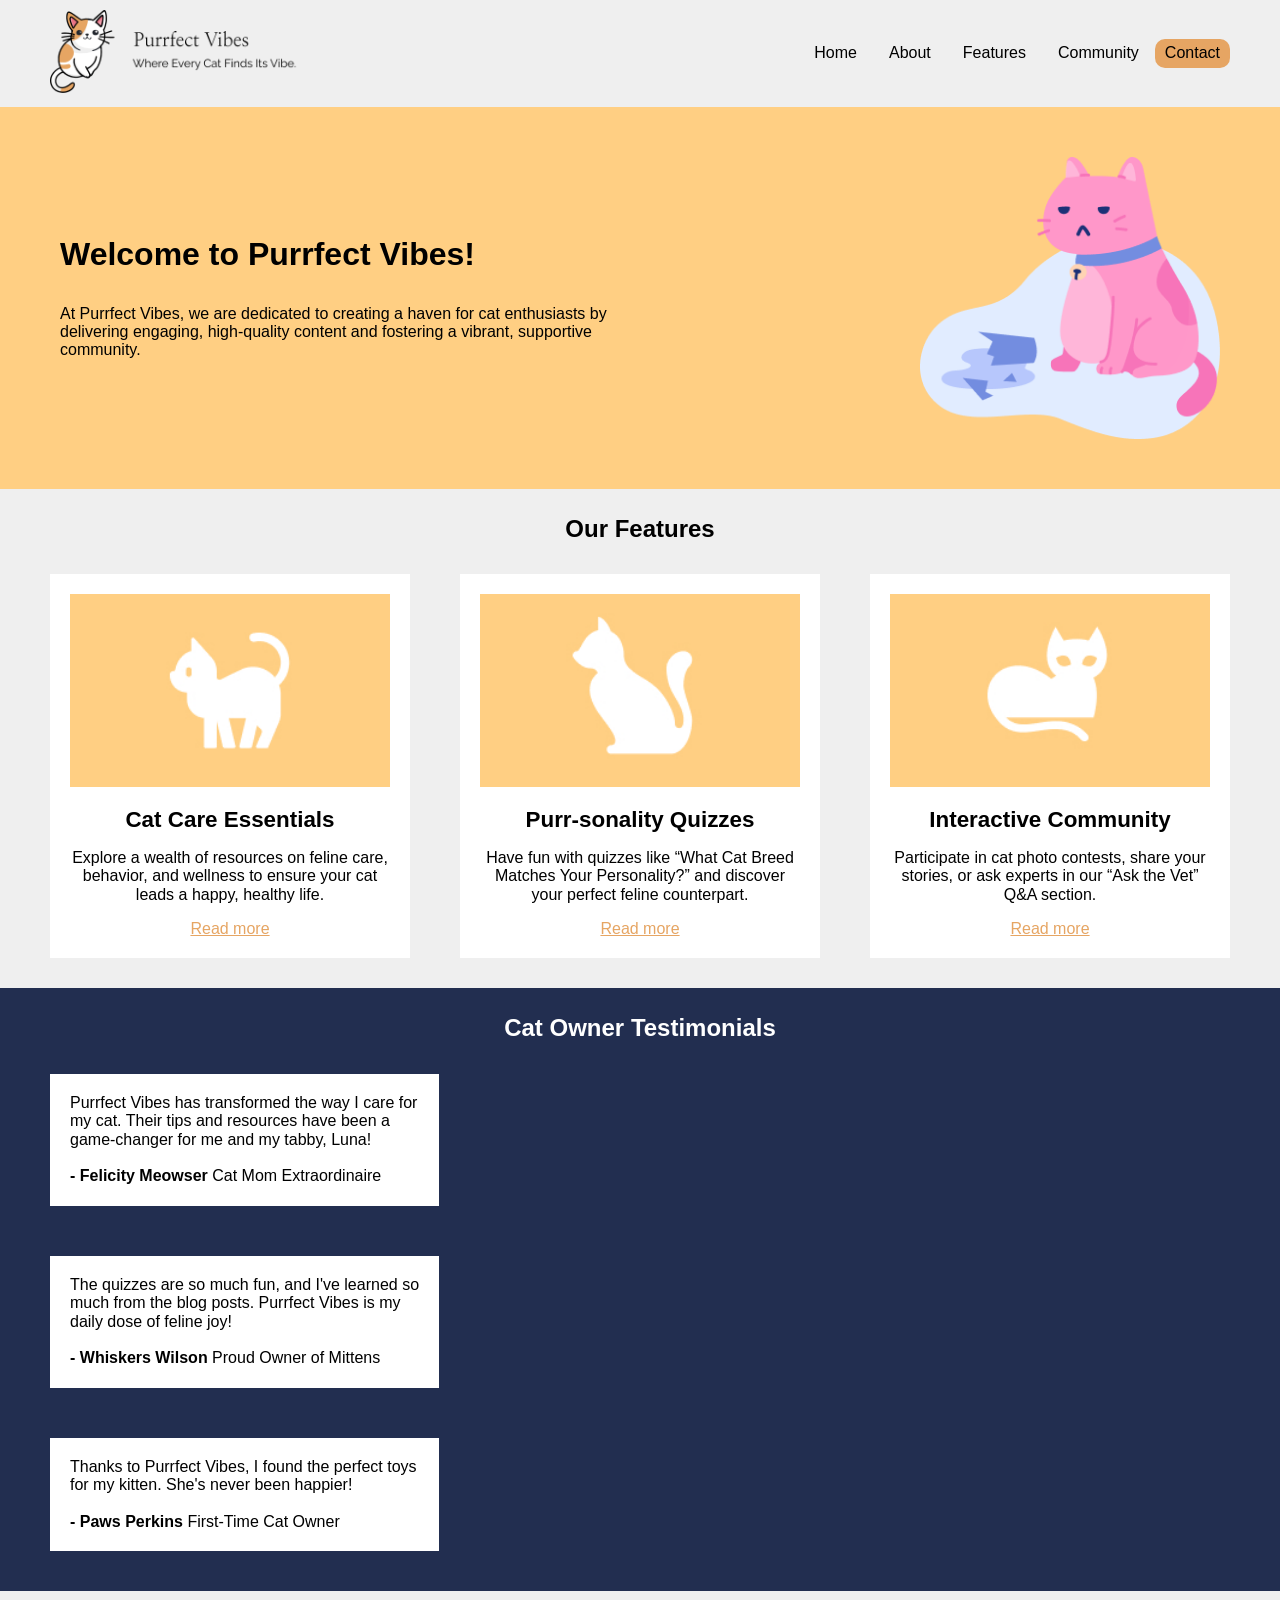
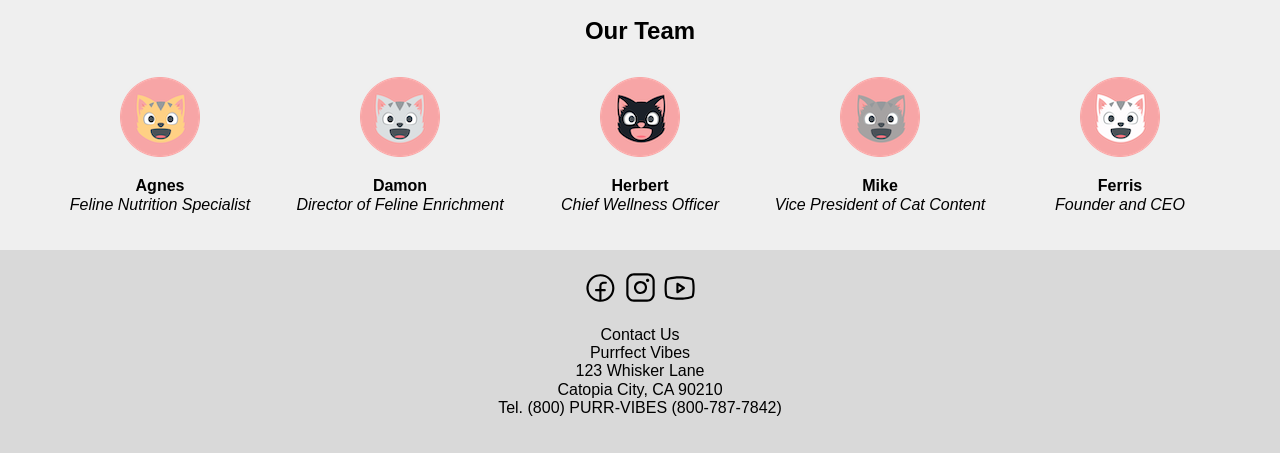
<file: beginning/index.html>
<!DOCTYPE html>
<html lang="en">
<head>
    <meta charset="utf-8">
    <meta name="viewport" content="width=device-width, initial-scale=1.0">
    <title>Welcome to Purrfect Vibes</title>
    <link rel="stylesheet" href="css/normalize.css">
    <link rel="stylesheet" href="css/styles.css">
</head>
<body class="home">
    <header>
        <div class="container">
            <a href="index.html"><img src="images/logo.png" alt="logo"></a>
            <nav class="nav1">
                <ul>
                    <li><a href="index.html">Home</a></li>
                    <li><a href="about.html">About</a></li>
                    <li><a href="features.html">Features</a></li>
                    <li><a href="community.html">Community</a></li>
                </ul>
            </nav>
            <a href="contact.html" class="button">Contact</a>
        </div>
    </header>
    <section class="hero">
        <div class="container">
            <div class="hero-text">
                <h1>Welcome to Purrfect Vibes!</h1>
                <p>At Purrfect Vibes, we are dedicated to creating a haven for cat enthusiasts by delivering engaging, high-quality content and fostering a vibrant, supportive community.</p>
            </div>
            <img src="images/hero-cat.png" alt="">
        </div>
    </section>
    <section class="features container">
        <h2>Our Features</h2>
        <div class="feature-container">
            <div class="feature-block">
                <img src="images/cat-care.jpg" alt="cat care">
                <h3>Cat Care Essentials</h3>
                <p>Explore a wealth of resources on feline care, behavior, and wellness to ensure your cat leads a happy, healthy life.</p>
                <a href="#">Read more</a>
            </div>
            <div class="feature-block">
                <img src="images/cat-quizzes.jpg" alt="cat quizzes">
                <h3>Purr-sonality Quizzes</h3>
                <p>Have fun with quizzes like “What Cat Breed Matches Your Personality?” and discover your perfect feline counterpart.</p>
                <a href="#">Read more</a>
            </div>
            <div class="feature-block">
                <img src="images/cat-community.jpg" alt="cat community">
                <h3>Interactive Community</h3>
                <p>Participate in cat photo contests, share your stories, or ask experts in our “Ask the Vet” Q&A section.</p>
                <a href="#">Read more</a>
            </div>
        </div>
    </section>
    <section class="testimonials">
        <div class="container">
            <h2>Cat Owner Testimonials</h2>
            <div class="testimonial-container">
                <div class="testimonial-block">
                    Purrfect Vibes has transformed the way I care for my cat. Their tips and resources have been a game-changer for me and my tabby, Luna!<br><br>
                    <strong>- Felicity Meowser</strong>
                    Cat Mom Extraordinaire
                </div>
                <div class="testimonial-block">
                    The quizzes are so much fun, and I've learned so much from the blog posts. Purrfect Vibes is my daily dose of feline joy!<br><br>
                    <strong>- Whiskers Wilson</strong>
                    Proud Owner of Mittens
                </div>
                <div class="testimonial-block">
                    Thanks to Purrfect Vibes, I found the perfect toys for my kitten. She's never been happier!<br><br>
                    <strong>- Paws Perkins</strong>
                    First-Time Cat Owner
                </div>
            </div>
        </div>
    </section>
    <section class="team container">
        <h2>Our Team</h2>
        <div class="team-container">
            <div class="team-block">
                <img src="images/head-agnes.png" alt="Agnes">
                <p><strong>Agnes</strong><br>
                    <em>Feline Nutrition Specialist</em></p>
            </div>
            <div class="team-block">
                <img src="images/head-damon.png" alt="Damon">
                <p><strong>Damon</strong><br>
                    <em>Director of Feline Enrichment</em></p>
            </div>
            <div class="team-block">
                <img src="images/head-herbert.png" alt="Herbert">
                <p><strong>Herbert</strong><br>
                    <em>Chief Wellness Officer</em></p>
            </div>
            <div class="team-block">
                <img src="images/head-mike.png" alt="Mike">
                <p><strong>Mike</strong><br>
                    <em>Vice President of Cat Content</em></p>
            </div>
            <div class="team-block">
                <img src="images/head-ferris.png" alt="Ferris">
                <p><strong>Ferris</strong><br>
                    <em>Founder and CEO</em></p>
            </div>
        </div>
    </section>
    <footer>
        <div>
            <a href="#"><img src="images/facebook.svg" alt="Facebook"></a>
            <a href="#"><img src="images/instagram.svg" alt="Instagram"></a>
            <a href="#"><img src="images/youtube.svg" alt="Youtube"></a>
        </div>
        <p>
            Contact Us<br>
            Purrfect Vibes<br>
            123 Whisker Lane<br>
            Catopia City, CA 90210<br>
            Tel. (800) PURR-VIBES (800-787-7842)<br>
        </p>
    </footer>
</body>
</html>
</file>
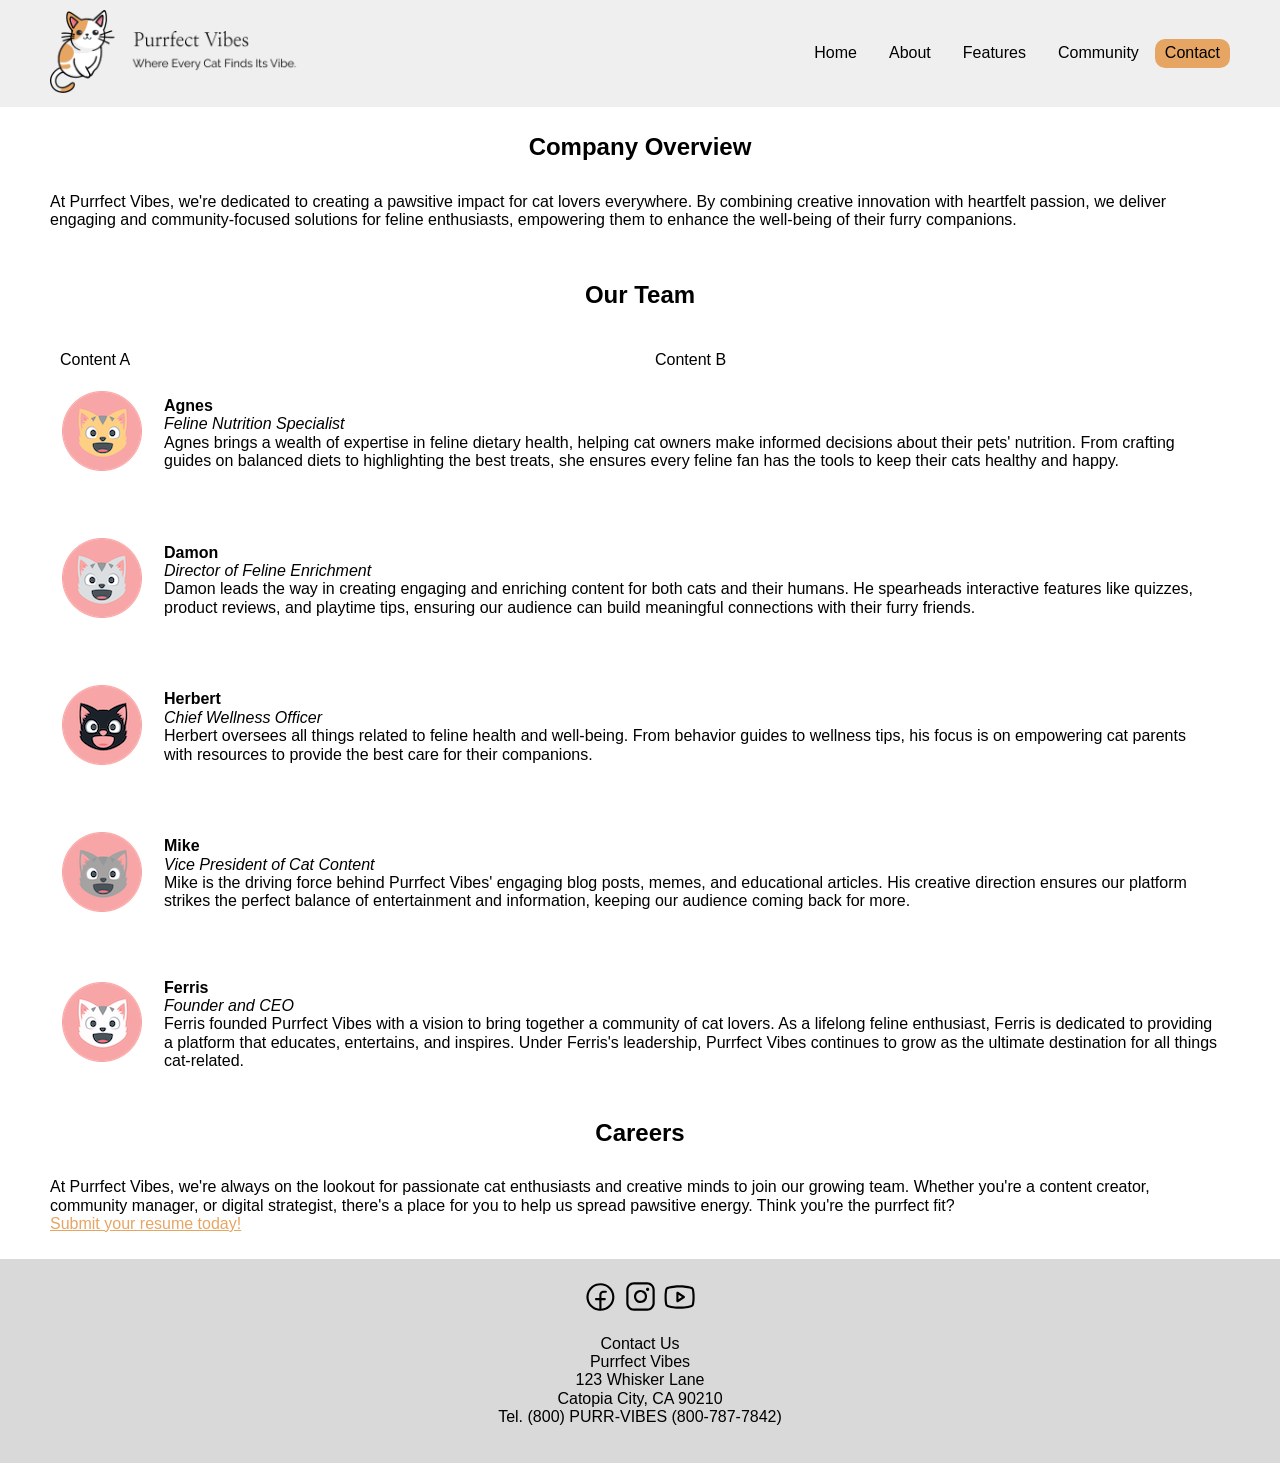
<file: beginning/about.html>
<!doctype html>
<html lang="en">
<head>
	<meta charset="utf-8">
    <meta name="viewport" content="width=device-width, initial-scale=1.0">
	<title>About Purrfect Vibes</title>
    <link rel="stylesheet" href="css/normalize.css">
    <link rel="stylesheet" href="css/styles.css">
</head>

<body class="about">
    <header>
        <div class="container">
            <a href="index.html"><img src="images/logo.png" alt="logo"></a>
            <nav class="nav1">
                <ul>
                    <li><a href="index.html">Home</a></li>
                    <li><a href="about.html">About</a></li>
                    <li><a href="features.html">Features</a></li>
                    <li><a href="community.html">Community</a></li>
                </ul>
            </nav>
            <a href="contact.html" class="button">Contact</a>
        </div>
    </header>
    <section class="container">
        <h2>Company Overview</h2>
        <p>At Purrfect Vibes, we're dedicated to creating a pawsitive impact for cat lovers everywhere. By combining creative innovation with heartfelt passion, we deliver engaging and community-focused solutions for feline enthusiasts, empowering them to enhance the well-being of their furry companions.</p>
    </section>
    <section class="container">    
        <h2>Our Team</h2>

<div class="about-container">
    <div class="about-item">Content A</div>
    <div class="about-item">Content B</div>
</div>

        <table class="about">
            <tr>
                <td width="100"><img src="images/head-agnes.png" alt="Agnes"/></td>
                <td><strong>Agnes</strong><br>
                <em>Feline Nutrition Specialist</em><br>
                Agnes brings a wealth of expertise in feline dietary health, helping cat owners make informed decisions about their pets' nutrition. From crafting guides on balanced diets to highlighting the best treats, she ensures every feline fan has the tools to keep their cats healthy and happy.<br></td>
            </tr>
            <tr>
                <td colspan="2">&nbsp;</td>
            </tr>
            <tr>
                <td><img src="images/head-damon.png" alt="Damon"/></td>
                <td><strong>Damon</strong><br>
                <em>Director of Feline Enrichment</em><br>
                Damon leads the way in creating engaging and enriching content for both cats and their humans. He spearheads interactive features like quizzes, product reviews, and playtime tips, ensuring our audience can build meaningful connections with their furry friends.
            </td>
            </tr>
            <tr>
                <td colspan="2">&nbsp;</td>
            </tr>
            <tr>
                <td><img src="images/head-herbert.png" alt="Herbert"/></td>
                <td><strong>Herbert</strong><br>
                <em>Chief Wellness Officer</em><br>
                Herbert oversees all things related to feline health and well-being. From behavior guides to wellness tips, his focus is on empowering cat parents with resources to provide the best care for their companions.
            </td>
            </tr>
            <tr>
                <td colspan="2">&nbsp;</td>
            </tr>
            <tr>
                <td><img src="images/head-mike.png" alt="Mike"/></td>
                <td><strong>Mike</strong><br>
                <em>Vice President of Cat Content</em><br>
                Mike is the driving force behind Purrfect Vibes' engaging blog posts, memes, and educational articles. His creative direction ensures our platform strikes the perfect balance of entertainment and information, keeping our audience coming back for more.
            </td>
            </tr>
            <tr>
                <td colspan="2">&nbsp;</td>
            </tr>
            <tr>
                <td><img src="images/head-ferris.png" alt="Ferris"/></td>
                <td><strong>Ferris</strong><br>
                <em>Founder and CEO</em><br>
                Ferris founded Purrfect Vibes with a vision to bring together a community of cat lovers. As a lifelong feline enthusiast, Ferris is dedicated to providing a platform that educates, entertains, and inspires. Under Ferris's leadership, Purrfect Vibes continues to grow as the ultimate destination for all things cat-related.
            </td>
            </tr>
            </table>
    </section>

    <section class="container">
        <h2>Careers</h2>
        <p>At Purrfect Vibes, we're always on the lookout for passionate cat enthusiasts and creative minds to join our growing team. Whether you're a content creator, community manager, or digital strategist, there's a place for you to help us spread pawsitive energy. Think you're the purrfect fit?<br>
            <a href="mailto:hr@purrfectvibes.com?subject=MY RESUME&cc=herbert@purrfectvibes.com">Submit your resume today!</a></p>
    </section>

    <footer>
        <div>
            <a href="#"><img src="images/facebook.svg" alt="Facebook"></a>
            <a href="#"><img src="images/instagram.svg" alt="Instagram"></a>
            <a href="#"><img src="images/youtube.svg" alt="Youtube"></a>
        </div>
        <p>
            Contact Us<br>
            Purrfect Vibes<br>
            123 Whisker Lane<br>
            Catopia City, CA 90210<br>
            Tel. (800) PURR-VIBES (800-787-7842)<br>
        </p>
    </footer>
</body>
</html>
</file>
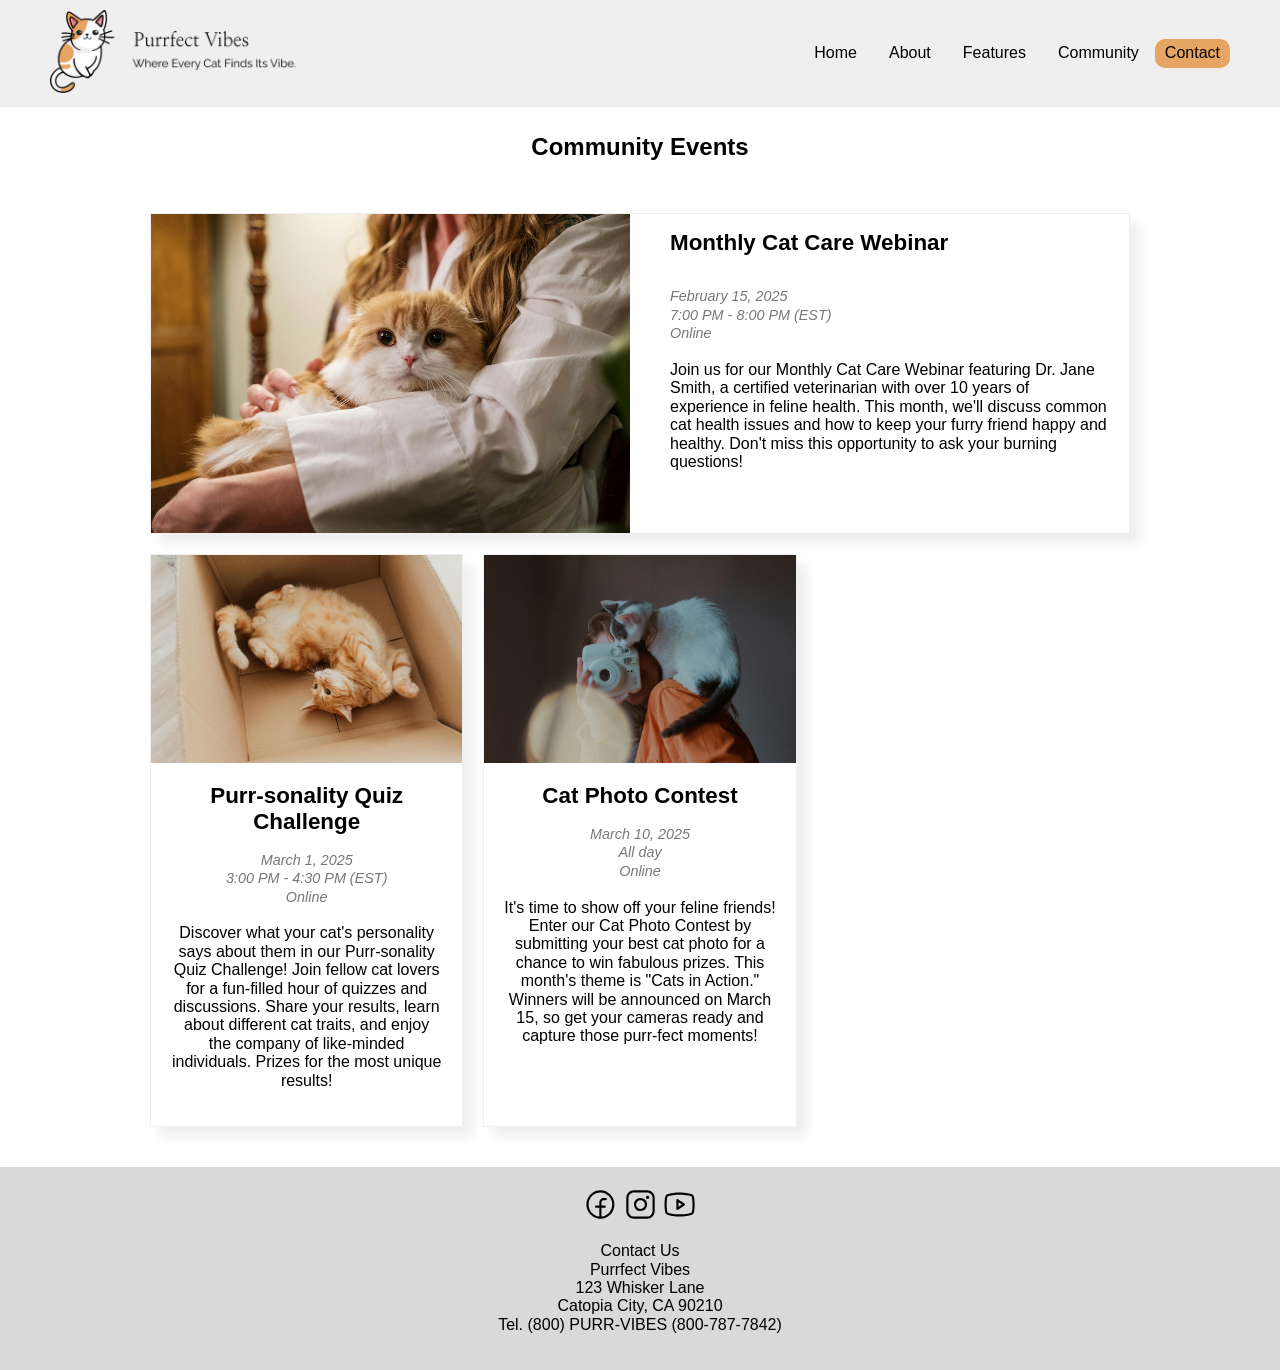
<file: beginning/community.html>
<!doctype html>
<html lang="en">
<head>
	<meta charset="utf-8">
    <meta name="viewport" content="width=device-width, initial-scale=1.0">
	<title>Purrfect Vibes Community Events</title>
    <link rel="stylesheet" href="css/normalize.css">
    <link rel="stylesheet" href="css/styles.css">
</head>

<body>
    <header>
        <div class="container">
            <a href="index.html"><img src="images/logo.png" alt="logo"></a>
            <nav class="nav1">
                <ul>
                    <li><a href="index.html">Home</a></li>
                    <li><a href="about.html">About</a></li>
                    <li><a href="features.html">Features</a></li>
                    <li><a href="community.html">Community</a></li>
                </ul>
            </nav>
            <a href="contact.html" class="button">Contact</a>
        </div>
    </header>

<section class="community container">
    <h2>Community Events</h2>
    <div class="event-block featured">
        <img src="images/event-cat-care.jpg" alt="cat care">
        <h3>Monthly Cat Care Webinar</h3>
        <p><span>February 15, 2025</span><br>
            <span>7:00 PM - 8:00 PM (EST)<br>
            Online</span><br><br>
            Join us for our Monthly Cat Care Webinar featuring Dr. Jane Smith, a certified veterinarian with over 10 years of experience in feline health. This month, we'll discuss common cat health issues and how to keep your furry friend happy and healthy. Don't miss this opportunity to ask your burning questions!</p>
    </div>
    <div class="event-block">
        <img src="images/event-cat-quiz.jpg" alt="cat quizzes">
        <h3>Purr-sonality Quiz Challenge</h3>
        <p><span>March 1, 2025</span><br>
            <span>3:00 PM - 4:30 PM (EST)<br>
            Online</span><br><br>
            Discover what your cat's personality says about them in our Purr-sonality Quiz Challenge! Join fellow cat lovers for a fun-filled hour of quizzes and discussions. Share your results, learn about different cat traits, and enjoy the company of like-minded individuals. Prizes for the most unique results!</p>
    </div>
    <div class="event-block">
        <img src="images/event-cat-photo.jpg" alt="cat community">
        <h3>Cat Photo Contest</h3>
        <p><span>March 10, 2025</span><br>
            <span>All day<br>
            Online</span><br><br>
            It's time to show off your feline friends! Enter our Cat Photo Contest by submitting your best cat photo for a chance to win fabulous prizes. This month's theme is "Cats in Action." Winners will be announced on March 15, so get your cameras ready and capture those purr-fect moments!</p>
    </div>
</section>
<footer>
    <div>
        <a href="#"><img src="images/facebook.svg" alt="Facebook"></a>
        <a href="#"><img src="images/instagram.svg" alt="Instagram"></a>
        <a href="#"><img src="images/youtube.svg" alt="Youtube"></a>
    </div>
    <p>
        Contact Us<br>
        Purrfect Vibes<br>
        123 Whisker Lane<br>
        Catopia City, CA 90210<br>
        Tel. (800) PURR-VIBES (800-787-7842)<br>
    </p>
</footer>
</body>
</html>
</file>
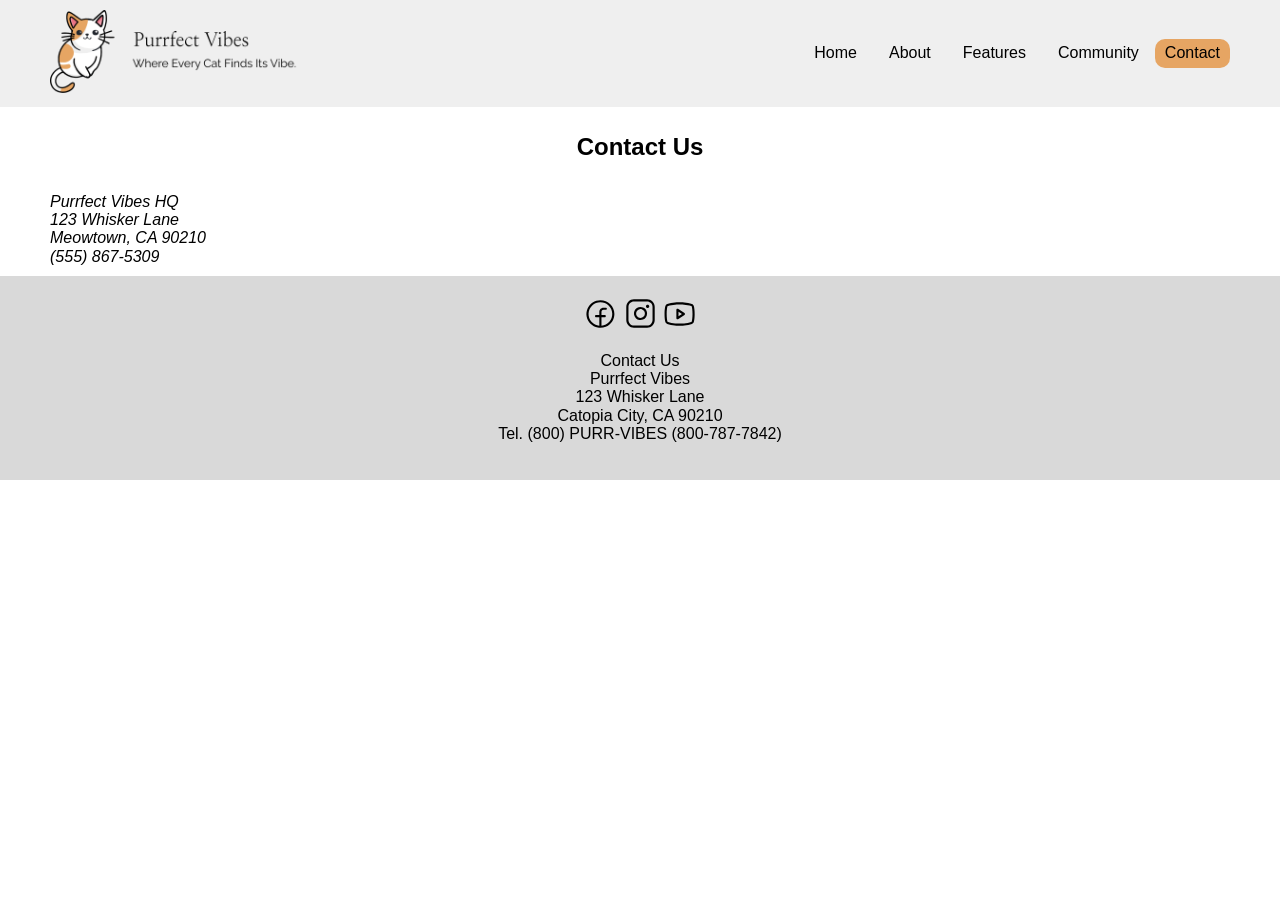
<file: beginning/contact.html>
<!doctype html>
<html lang="en">
<head>
	<meta charset="utf-8">
    <meta name="viewport" content="width=device-width, initial-scale=1.0">
	<title>Contact Purrfect Vibes</title>
    <link rel="stylesheet" href="css/normalize.css">
    <link rel="stylesheet" href="css/styles.css">
</head>

<body class="contact">
    <header>
        <div class="container">
            <a href="index.html"><img src="images/logo.png" alt="logo"></a>
            <nav class="nav1">
                <ul>
                    <li><a href="index.html">Home</a></li>
                    <li><a href="about.html">About</a></li>
                    <li><a href="features.html">Features</a></li>
                    <li><a href="community.html">Community</a></li>
                </ul>
            </nav>
            <a href="contact.html" class="button">Contact</a>
        </div>
    </header>
    <section class="container">
        <h2>Contact Us</h2>
        <address>
            Purrfect Vibes HQ<br>
            123 Whisker Lane<br>
            Meowtown, CA 90210<br>
            (555) 867-5309
        </address>
    </section>
    <footer>
        <div>
            <a href="#"><img src="images/facebook.svg" alt="Facebook"></a>
            <a href="#"><img src="images/instagram.svg" alt="Instagram"></a>
            <a href="#"><img src="images/youtube.svg" alt="Youtube"></a>
        </div>
        <p>
            Contact Us<br>
            Purrfect Vibes<br>
            123 Whisker Lane<br>
            Catopia City, CA 90210<br>
            Tel. (800) PURR-VIBES (800-787-7842)<br>
        </p>
    </footer>
</body>
</html>
</file>
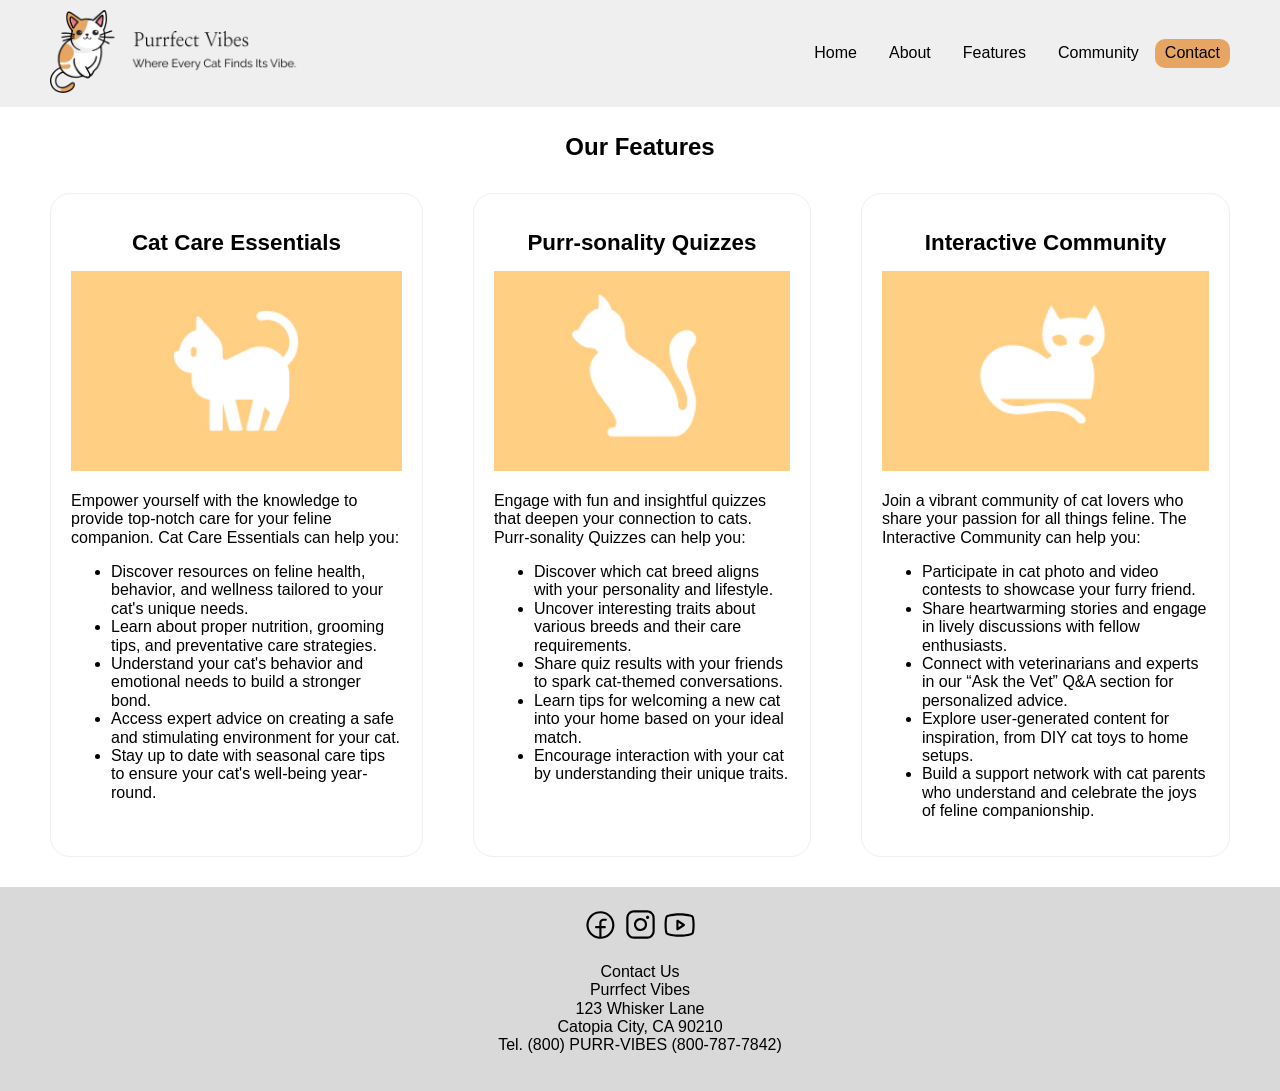
<file: beginning/features.html>
<!doctype html>
<html lang="en">
<head>
	<meta charset="utf-8">
    <meta name="viewport" content="width=device-width, initial-scale=1.0">
	<title>Purrfect Vibes Features</title>
    <link rel="stylesheet" href="css/normalize.css">
    <link rel="stylesheet" href="css/styles.css">
</head>

<body class="features-page">
    <header>
        <div class="container">
            <a href="index.html"><img src="images/logo.png" alt="logo"></a>
            <nav class="nav1">
                <ul>
                    <li><a href="index.html">Home</a></li>
                    <li><a href="about.html">About</a></li>
                    <li><a href="features.html">Features</a></li>
                    <li><a href="community.html">Community</a></li>
                </ul>
            </nav>
            <a href="contact.html" class="button">Contact</a>
        </div>
    </header>
    <section class="container">
        <h2>Our Features</h2>
        <div class="feature-container">
            <div class="feature-page-block">
                <h3>Cat Care Essentials</h3>
                <p><img src="images/cat-care.jpg" alt="cat care"/></p>
                <p>Empower yourself with the knowledge to provide top-notch care for your feline companion. Cat Care Essentials can help you:</p>
                <ul>
                    <li>Discover resources on feline health, behavior, and wellness tailored to your cat's unique needs.</li>
                    <li>Learn about proper nutrition, grooming tips, and preventative care strategies.</li>
                    <li>Understand your cat's behavior and emotional needs to build a stronger bond.</li>
                    <li>Access expert advice on creating a safe and stimulating environment for your cat.</li>
                    <li>Stay up to date with seasonal care tips to ensure your cat's well-being year-round.</li>
                </ul>
            </div>
            <div class="feature-page-block">
                <h3>Purr-sonality Quizzes</h3>
                <p><img src="images/cat-quizzes.jpg" alt="cat quizzes"/></p>
                <p>Engage with fun and insightful quizzes that deepen your connection to cats. Purr-sonality Quizzes can help you:</p>
                <ul>
                    <li>Discover which cat breed aligns with your personality and lifestyle.</li>
                    <li>Uncover interesting traits about various breeds and their care requirements.</li>
                    <li>Share quiz results with your friends to spark cat-themed conversations.</li>
                    <li>Learn tips for welcoming a new cat into your home based on your ideal match.</li>
                    <li>Encourage interaction with your cat by understanding their unique traits.</li>
                </ul>
            </div>
            <div class="feature-page-block">
                <h3>Interactive Community</h3>
                <p><img src="images/cat-community.jpg" alt="cat community"/></p>
                <p>Join a vibrant community of cat lovers who share your passion for all things feline. The Interactive Community can help you:</p>
                <ul>
                    <li>Participate in cat photo and video contests to showcase your furry friend.</li>
                    <li>Share heartwarming stories and engage in lively discussions with fellow enthusiasts.</li>
                    <li>Connect with veterinarians and experts in our “Ask the Vet” Q&A section for personalized advice.</li>
                    <li>Explore user-generated content for inspiration, from DIY cat toys to home setups.</li>
                    <li>Build a support network with cat parents who understand and celebrate the joys of feline companionship.</li>
                </ul>
            </div>
        </div>
    </section>
    <footer>
        <div>
            <a href="#"><img src="images/facebook.svg" alt="Facebook"></a>
            <a href="#"><img src="images/instagram.svg" alt="Instagram"></a>
            <a href="#"><img src="images/youtube.svg" alt="Youtube"></a>
        </div>
        <p>
            Contact Us<br>
            Purrfect Vibes<br>
            123 Whisker Lane<br>
            Catopia City, CA 90210<br>
            Tel. (800) PURR-VIBES (800-787-7842)<br>
        </p>
    </footer>
</body>
</html>
</file>
<file: beginning/css/styles.css>
* {
    box-sizing: border-box;
}
body {
    font-size: 16px;
    font-family: Arial, Helvetica, sans-serif;
    margin: 0;
}
h1, h2, h3, h4, h5, h6, p {
    margin: 1rem 0;
}
h1 {
    font-size: 2rem;
    font-weight: 600;
}
h2 {
    font-size: 1.5rem;
    margin-bottom: 32px;
    font-weight: 600;
}
h3 {
    font-size: 1.4rem;
    font-weight: 600;
}
.container {
    max-width: 1200px;
    margin: auto;
    padding: 10px;
}
a {
    color: #e6a563;
}
a:hover {
    opacity: 0.8;
}
h2 {
    text-align: center;
}
img {
    width: 100%;
}

/**Header**/
header {
    background-color: #efefef;
}
header a {
    text-decoration: none;
    color: #000
}
header a:hover {
    color: #e6a563;
}
header .container {
    padding: 10px;
    display: flex;
    align-items: center;
    justify-content: flex-end;
}
header .container a:first-child {
    width: 250px;
    margin-right: auto;

}
header ul {
    list-style-type: none;
    display: flex;
    align-items: center;
}
.button {
    background-color: #e6a563;
    border-radius: 10px;
    padding: 5px 10px;
}
.button:hover {
    background-color: #fff;
}
nav li {
    margin: 0 1em;
}

/**Home Page**/
body.home {
    background-color: #efefef;
}
.hero {
    background-color: #FFCF83;
}
.hero .container {
    display: flex;
    justify-content: space-between;
    padding: 50px 20px;
}
.hero img {
    width: 300px;
}
.hero .hero-text {
    display: flex;
    flex-direction: column;
    justify-content: center;
    width: 50%;
}
.feature-container {
    display: flex;
    justify-content: center;
    gap: 50px;
    padding-bottom: 20px;
}
.feature-block {
    text-align: center;
    background-color: #fff;
    padding: 20px;
    flex: auto;
    width: 33%;
}
.testimonials {
    background-color: #222e50;
    padding-bottom: 30px;
}
.testimonials h2 {
    color: #fff;
    text-align: center;
}
.testimonial-container {
    display: grid;
    gap: 50px;
}
.testimonial-block {
    background-color: #fff;
    padding: 20px;
    flex: auto;
    width: 33%;
}
.team {
    padding-bottom: 20px;
}
.team img {
    width: 80px;
}
.team-container {
    display: flex;
    justify-content: space-between;
    gap: 20px;
}
.team-block {
    text-align: center;
    width: 25%;
}

/**About Page**/
.about td {
    vertical-align: middle;
    padding: 10px;
}

/**Community Page**/
.community {
    display: grid;
    gap: 20px;
    grid-template-columns: repeat(3, 1fr);
    margin-bottom: 30px;
    max-width: 1000px;
}
.community h2 {
    grid-column: span 3;
}
.event-block {
    border: 1px solid #efefef;
    box-shadow: 10px 10px 10px #efefef;
    text-align: center;;
}
.event-block img {
    width: 100%;
}
.event-block h3, .event-block p {
    padding: 0 20px;
}
.event-block.featured {
    grid-column: span 3;
    display: grid;
    grid-template-areas: 
    "image title"
    "image text";
    grid-template-columns: 1fr 1fr;
    grid-template-rows: auto 1fr;
    grid-column-gap: 20px;
}
.event-block.featured img {
    grid-area: image;
}
.event-block.featured h3 {
    grid-area: title;
    text-align: left;
}
.event-block.featured p {
    grid-area: text;
    text-align: left;
}
.event-block span {
    font-style: italic;
    color: #787878;
    font-size: 0.9em;;
}
.event-block p {
    padding-bottom: 20px;
}

/**Feature Page**/
.feature-page-block {
    border: 1px solid #efefef;
    padding: 20px;
    border-radius: 20px;
}
.feature-page-block h3 {
    text-align: center;
}
.feature-page-block img {
    height: 200px;
    object-fit: cover;
}

/**Footer**/
footer {
    text-align: center;
    background-color: #D9D9D9;
    padding: 20px;
}
footer img {
    width: 35px;
}



/* Media Query for Tablet View */
@media screen and (max-width: 768px) {
    header {
    display: none; }
    /* Tablet specific styles will go here */
}

/* Media Query for Mobile View */
@media screen and (max-width: 480px) {
    header {
        display: none; }
    /* Mobile spacific styles will go here */
}



.about-container {
    display: grid;
    justify-content: space-around; /* Distributes item evenly */
}

.about-item {
    grid: 1; /* Items take up equal space */
    padding: 10px;
}

.about-container {
    display: grid;
    grid-template-columns: 1fr 1fr; /* Creates two equal columns */
    gap: 10px; /* Adds space between grid items */
}
</file>
